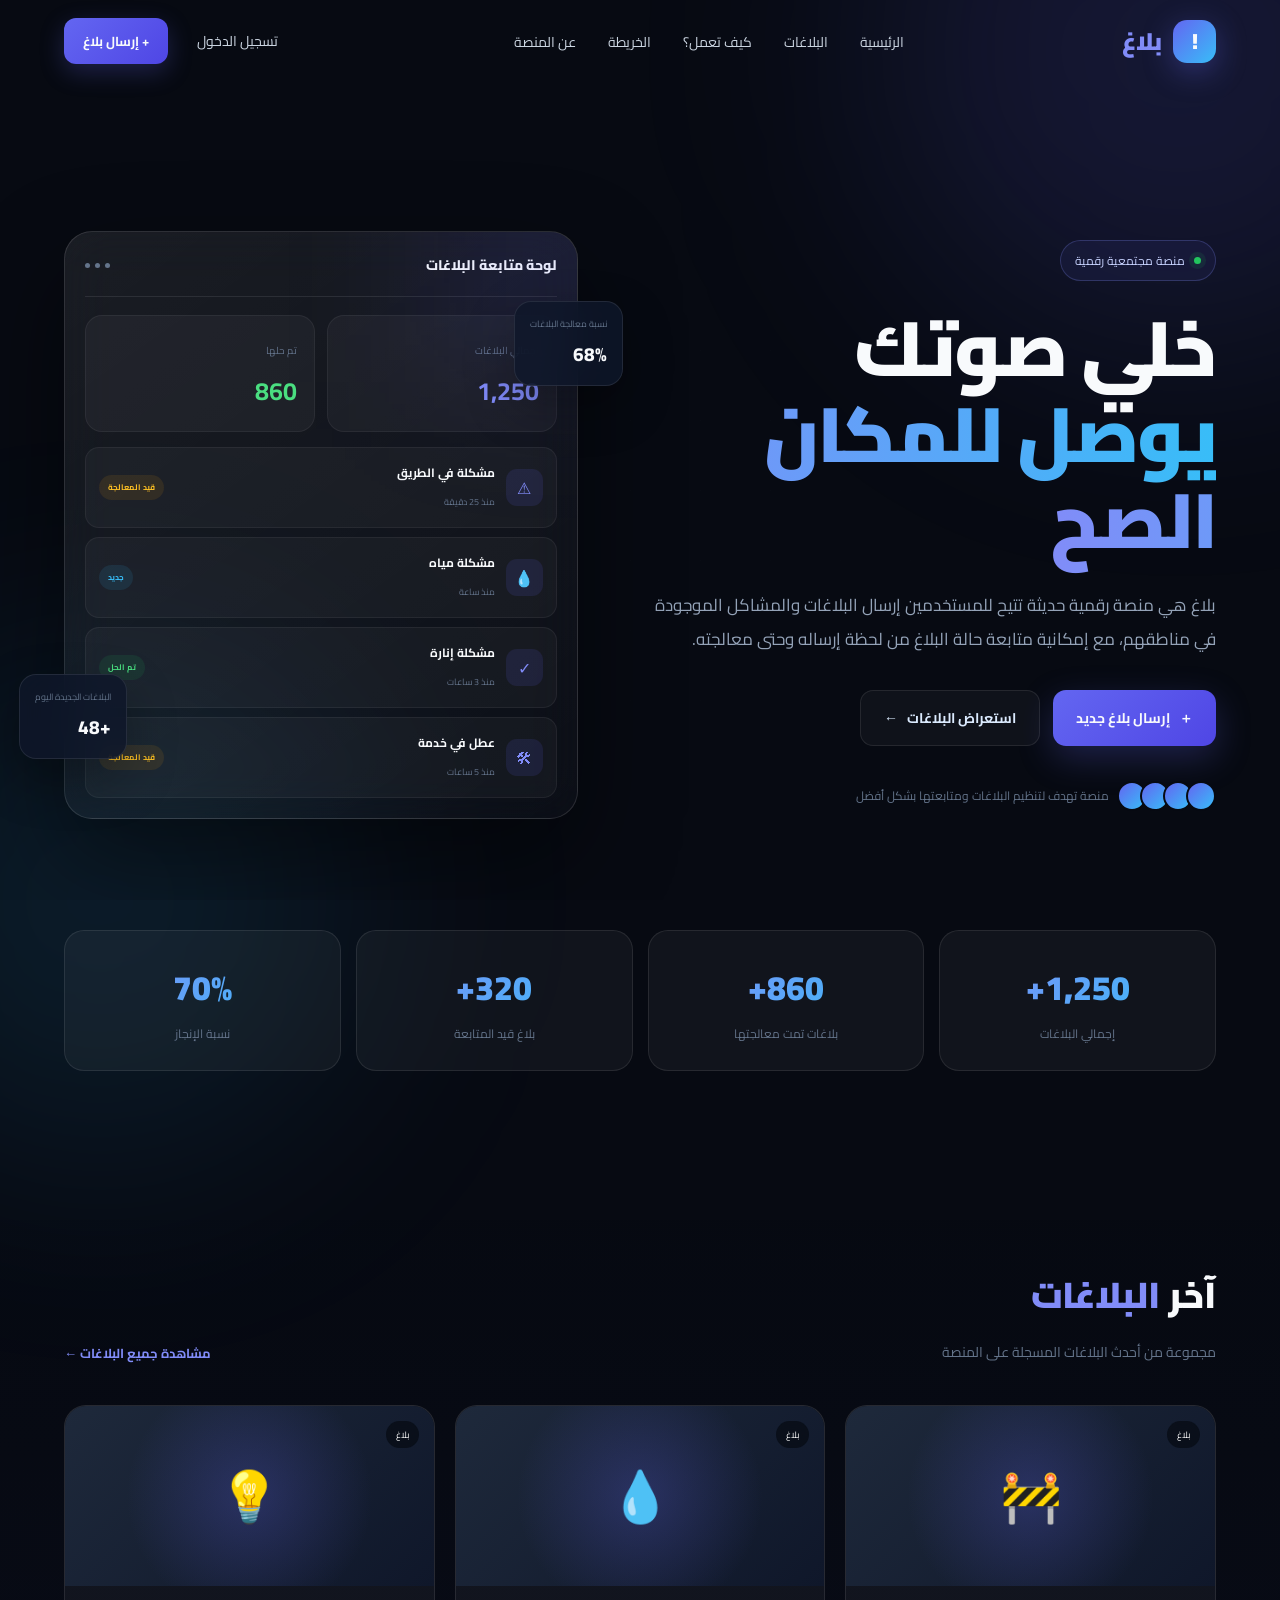
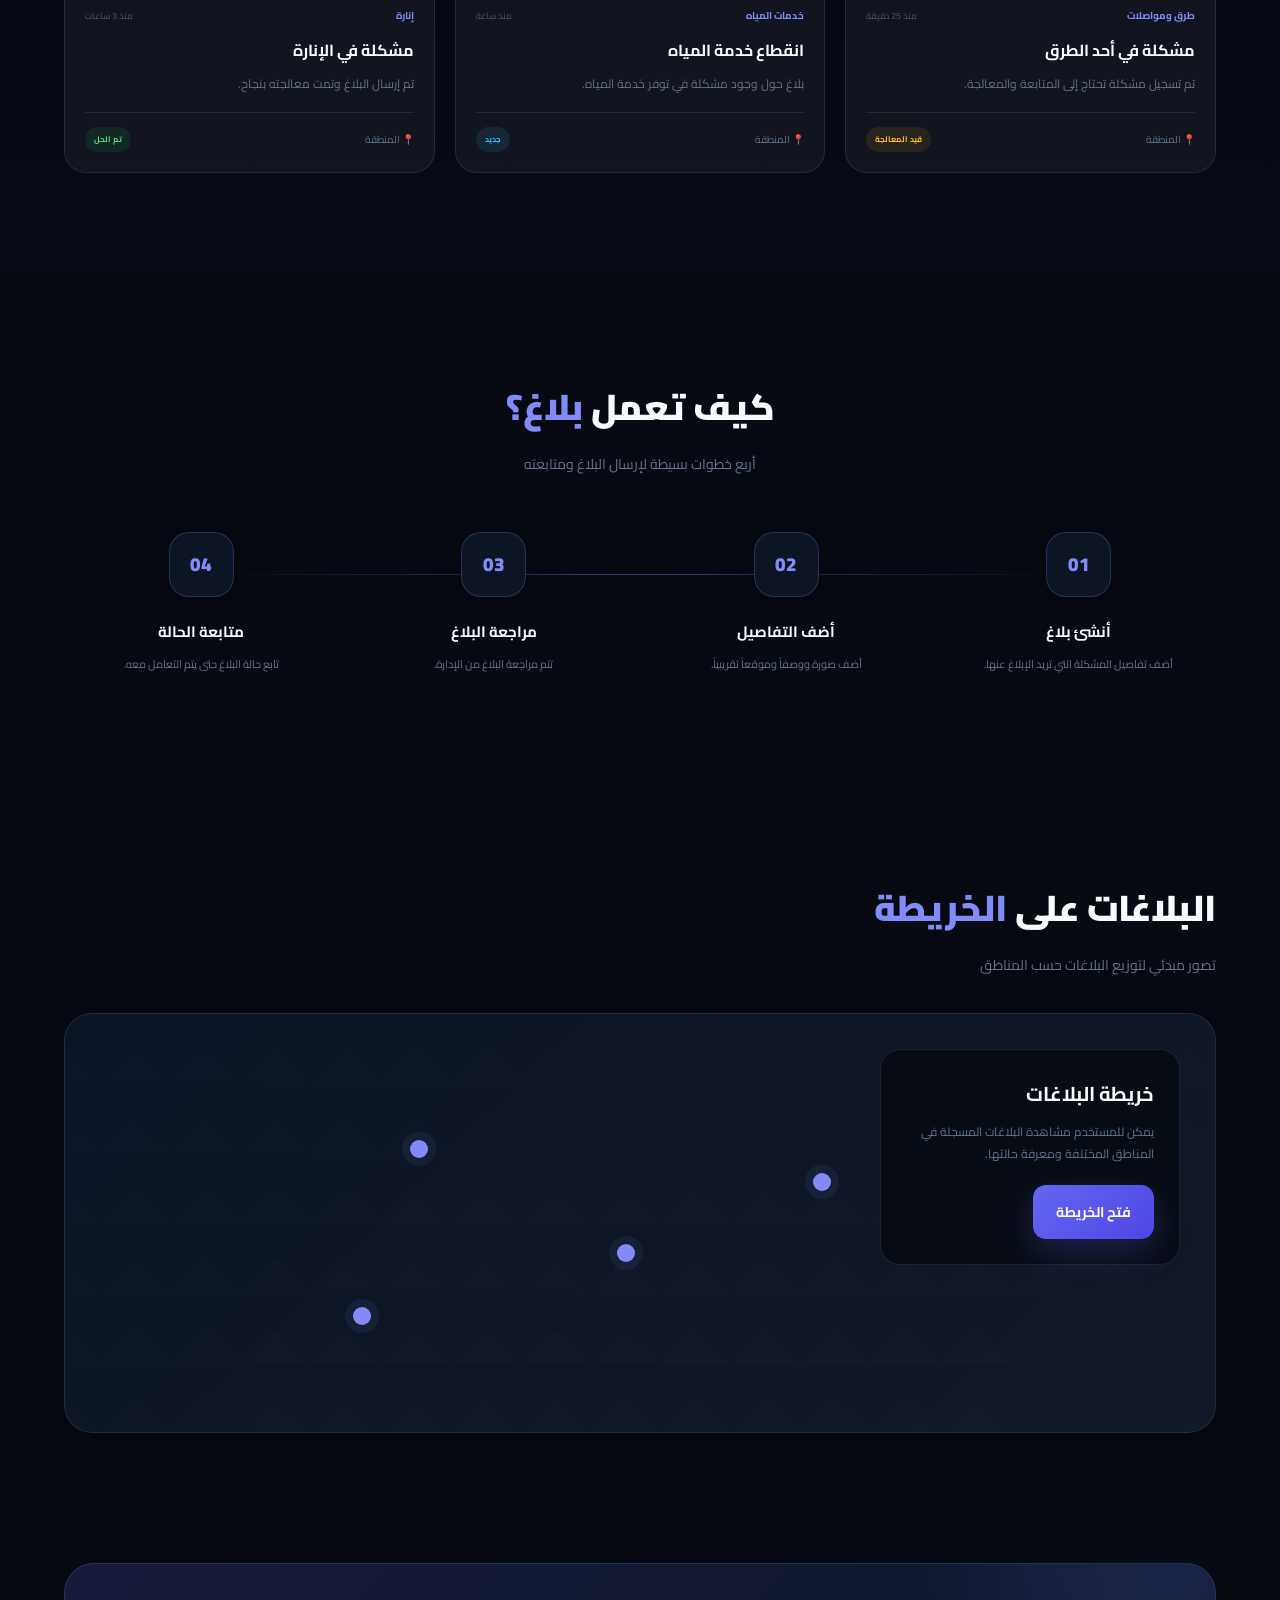
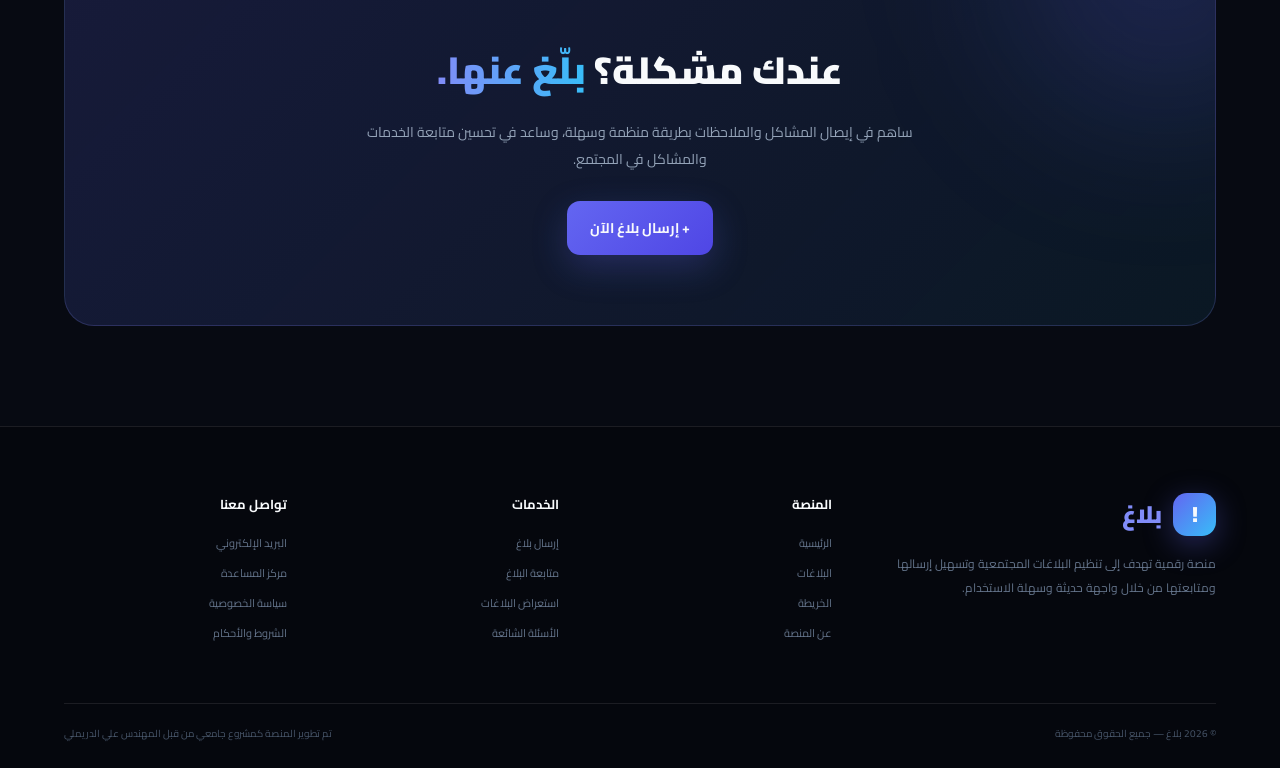
<file: index.html>
<!DOCTYPE html>
<html lang="ar" dir="rtl">

<head>
    
    <meta charset="UTF-8">
    <meta name="viewport" content="width=device-width, initial-scale=1.0">

    <title>بلاغ | منصة البلاغات الذكية</title>

    <meta name="description"
        content="بلاغ - منصة رقمية حديثة لإرسال البلاغات ومتابعتها بطريقة سهلة وسريعة.">

    <link rel="preconnect" href="https://fonts.googleapis.com">
    <link rel="preconnect" href="https://fonts.gstatic.com" crossorigin>

    <link
        href="https://fonts.googleapis.com/css2?family=Cairo:wght@400;500;600;700;800;900&display=swap"
        rel="stylesheet">

        <link rel="stylesheet" href="style.css">
    
</head>


<body>


    <!-- =====================================================
         NAVBAR
    ====================================================== -->

    <header class="navbar" id="navbar">

        <div class="nav-container">

            <a href="#" class="logo">

                <div class="logo-icon">
                    !
                </div>

                <span>بلاغ</span>

            </a>


            <ul class="nav-links">

                <li>
                    <a href="#home">الرئيسية</a>
                </li>

                <li>
                    <a href="#reports">البلاغات</a>
                </li>

                <li>
                    <a href="#how">كيف تعمل؟</a>
                </li>

                <li>
                    <a href="#map">الخريطة</a>
                </li>

                <li>
                    <a href="#about">عن المنصة</a>
                </li>

            </ul>


            <div class="nav-actions">

                <a href="login.html" class="login-btn">
                    تسجيل الدخول
                </a>

                <a href="#" class="nav-report-btn">
                    + إرسال بلاغ
                </a>

                <button class="mobile-menu">
                    ☰
                </button>

            </div>

        </div>

    </header>



    <!-- =====================================================
         HERO
    ====================================================== -->

    <main id="home">

        <section class="hero">

            <div class="hero-grid"></div>


            <div class="hero-container">


                <div class="hero-content">

                    <div class="hero-badge">

                        <span class="live-dot"></span>

                        منصة مجتمعية رقمية

                    </div>


                    <h1>

                        خلي صوتك
                        <br>

                        <span class="gradient-text">
                            يوصل للمكان الصح
                        </span>

                    </h1>


                    <p class="hero-description">

                        بلاغ هي منصة رقمية حديثة تتيح للمستخدمين
                        إرسال البلاغات والمشاكل الموجودة في مناطقهم،
                        مع إمكانية متابعة حالة البلاغ من لحظة إرساله
                        وحتى معالجته.

                    </p>


                    <div class="hero-buttons">

                        <a href="report.html" class="btn btn-primary">

                            <span>＋</span>

                            إرسال بلاغ جديد

                        </a>


                        <a href="#reports" class="btn btn-secondary">

                            استعراض البلاغات

                            <span>←</span>

                        </a>

                    </div>


                    <div class="trust-row">

                        <div class="avatars">

                            <div class="avatar"></div>

                            <div class="avatar"></div>

                            <div class="avatar"></div>

                            <div class="avatar"></div>

                        </div>

                        <span>
                            منصة تهدف لتنظيم البلاغات
                            ومتابعتها بشكل أفضل
                        </span>

                    </div>

                </div>



                <!-- Dashboard -->

                <div class="dashboard-wrapper">


                    <div class="dashboard">


                        <div class="dash-top">

                            <div class="dash-title">
                                لوحة متابعة البلاغات
                            </div>

                            <div class="dash-menu">

                                <span></span>
                                <span></span>
                                <span></span>

                            </div>

                        </div>


                        <div class="dash-stat-grid">

                            <div class="mini-stat">

                                <small>
                                    إجمالي البلاغات
                                </small>

                                <strong class="blue">
                                    1,250
                                </strong>

                            </div>


                            <div class="mini-stat">

                                <small>
                                    تم حلها
                                </small>

                                <strong class="green">
                                    860
                                </strong>

                            </div>

                        </div>


                        <div class="report-list">


                            <div class="report-item">

                                <div class="report-info">

                                    <div class="report-icon">
                                        ⚠
                                    </div>

                                    <div>

                                        <strong>
                                            مشكلة في الطريق
                                        </strong>

                                        <small>
                                            منذ 25 دقيقة
                                        </small>

                                    </div>

                                </div>

                                <span class="status orange">
                                    قيد المعالجة
                                </span>

                            </div>


                            <div class="report-item">

                                <div class="report-info">

                                    <div class="report-icon">
                                        💧
                                    </div>

                                    <div>

                                        <strong>
                                            مشكلة مياه
                                        </strong>

                                        <small>
                                            منذ ساعة
                                        </small>

                                    </div>

                                </div>

                                <span class="status blue">
                                    جديد
                                </span>

                            </div>


                            <div class="report-item">

                                <div class="report-info">

                                    <div class="report-icon">
                                        ✓
                                    </div>

                                    <div>

                                        <strong>
                                            مشكلة إنارة
                                        </strong>

                                        <small>
                                            منذ 3 ساعات
                                        </small>

                                    </div>

                                </div>

                                <span class="status green">
                                    تم الحل
                                </span>

                            </div>


                            <div class="report-item">

                                <div class="report-info">

                                    <div class="report-icon">
                                        🛠
                                    </div>

                                    <div>

                                        <strong>
                                            عطل في خدمة
                                        </strong>

                                        <small>
                                            منذ 5 ساعات
                                        </small>

                                    </div>

                                </div>

                                <span class="status orange">
                                    قيد المعالجة
                                </span>

                            </div>


                        </div>

                    </div>


                    <div class="floating-card one">

                        <div class="floating-title">
                            نسبة معالجة البلاغات
                        </div>

                        <div class="floating-number">
                            68%
                        </div>

                    </div>


                    <div class="floating-card two">

                        <div class="floating-title">
                            البلاغات الجديدة اليوم
                        </div>

                        <div class="floating-number">
                            +48
                        </div>

                    </div>


                </div>

            </div>

        </section>



        <!-- =====================================================
             STATISTICS
        ====================================================== -->

        <section class="stats-section">

            <div class="container">

                <div class="stats-grid">


                    <div class="stat-card">

                        <div class="stat-number">
                            1,250+
                        </div>

                        <div class="stat-label">
                            إجمالي البلاغات
                        </div>

                    </div>


                    <div class="stat-card">

                        <div class="stat-number">
                            860+
                        </div>

                        <div class="stat-label">
                            بلاغات تمت معالجتها
                        </div>

                    </div>


                    <div class="stat-card">

                        <div class="stat-number">
                            320+
                        </div>

                        <div class="stat-label">
                            بلاغ قيد المتابعة
                        </div>

                    </div>


                    <div class="stat-card">

                        <div class="stat-number">
                            70%
                        </div>

                        <div class="stat-label">
                            نسبة الإنجاز
                        </div>

                    </div>


                </div>

            </div>

        </section>



        <!-- =====================================================
             REPORTS
        ====================================================== -->

        <section class="section reports-section" id="reports">

            <div class="container">


                <div class="section-header">

                    <div class="section-title">

                        <h2>
                            آخر <span>البلاغات</span>
                        </h2>

                        <p>
                            مجموعة من أحدث البلاغات المسجلة على المنصة
                        </p>

                    </div>

                    <a href="#" class="view-all">
                        مشاهدة جميع البلاغات ←
                    </a>

                </div>



                <div class="reports-grid">


                    <article class="report-card">

                        <div class="report-image">

                            <div class="image-pattern">
                                🚧
                            </div>

                        </div>

                        <div class="report-content">

                            <div class="report-meta">

                                <span class="category">
                                    طرق ومواصلات
                                </span>

                                <span class="time">
                                    منذ 25 دقيقة
                                </span>

                            </div>

                            <h3>
                                مشكلة في أحد الطرق
                            </h3>

                            <p>
                                تم تسجيل مشكلة تحتاج إلى
                                المتابعة والمعالجة.
                            </p>

                            <div class="report-bottom">

                                <span class="location">
                                    📍 المنطقة
                                </span>

                                <span class="status orange">
                                    قيد المعالجة
                                </span>

                            </div>

                        </div>

                    </article>



                    <article class="report-card">

                        <div class="report-image">

                            <div class="image-pattern">
                                💧
                            </div>

                        </div>

                        <div class="report-content">

                            <div class="report-meta">

                                <span class="category">
                                    خدمات المياه
                                </span>

                                <span class="time">
                                    منذ ساعة
                                </span>

                            </div>

                            <h3>
                                انقطاع خدمة المياه
                            </h3>

                            <p>
                                بلاغ حول وجود مشكلة في
                                توفر خدمة المياه.
                            </p>

                            <div class="report-bottom">

                                <span class="location">
                                    📍 المنطقة
                                </span>

                                <span class="status blue">
                                    جديد
                                </span>

                            </div>

                        </div>

                    </article>



                    <article class="report-card">

                        <div class="report-image">

                            <div class="image-pattern">
                                💡
                            </div>

                        </div>

                        <div class="report-content">

                            <div class="report-meta">

                                <span class="category">
                                    إنارة
                                </span>

                                <span class="time">
                                    منذ 3 ساعات
                                </span>

                            </div>

                            <h3>
                                مشكلة في الإنارة
                            </h3>

                            <p>
                                تم إرسال البلاغ وتمت
                                معالجته بنجاح.
                            </p>

                            <div class="report-bottom">

                                <span class="location">
                                    📍 المنطقة
                                </span>

                                <span class="status green">
                                    تم الحل
                                </span>

                            </div>

                        </div>

                    </article>


                </div>

            </div>

        </section>



        <!-- =====================================================
             HOW IT WORKS
        ====================================================== -->

        <section class="section how-section" id="how">

            <div class="container">


                <div class="section-title"
                    style="text-align:center;margin-bottom:55px;">

                    <h2>
                        كيف تعمل <span>بلاغ؟</span>
                    </h2>

                    <p>
                        أربع خطوات بسيطة لإرسال البلاغ ومتابعته
                    </p>

                </div>


                <div class="steps">


                    <div class="step">

                        <div class="step-number">
                            01
                        </div>

                        <h3>
                            أنشئ بلاغ
                        </h3>

                        <p>
                            أضف تفاصيل المشكلة
                            التي تريد الإبلاغ عنها.
                        </p>

                    </div>


                    <div class="step">

                        <div class="step-number">
                            02
                        </div>

                        <h3>
                            أضف التفاصيل
                        </h3>

                        <p>
                            أضف صورة ووصفاً
                            وموقعاً تقريبياً.
                        </p>

                    </div>


                    <div class="step">

                        <div class="step-number">
                            03
                        </div>

                        <h3>
                            مراجعة البلاغ
                        </h3>

                        <p>
                            تتم مراجعة البلاغ
                            من الإدارة.
                        </p>

                    </div>


                    <div class="step">

                        <div class="step-number">
                            04
                        </div>

                        <h3>
                            متابعة الحالة
                        </h3>

                        <p>
                            تابع حالة البلاغ
                            حتى يتم التعامل معه.
                        </p>

                    </div>


                </div>

            </div>

        </section>



        <!-- =====================================================
             MAP
        ====================================================== -->

        <section class="map-section" id="map">

            <div class="container">


                <div class="section-title"
                    style="margin-bottom:35px;">

                    <h2>
                        البلاغات على <span>الخريطة</span>
                    </h2>

                    <p>
                        تصور مبدئي لتوزيع البلاغات حسب المناطق
                    </p>

                </div>


                <div class="map-container">

                    <div class="map-grid"></div>


                    <div class="map-pin pin-1"></div>

                    <div class="map-pin pin-2"></div>

                    <div class="map-pin pin-3"></div>

                    <div class="map-pin pin-4"></div>


                    <div class="map-info">

                        <h3>
                            خريطة البلاغات
                        </h3>

                        <p>
                            يمكن للمستخدم مشاهدة البلاغات
                            المسجلة في المناطق المختلفة
                            ومعرفة حالتها.
                        </p>

                        <a href="#" class="btn btn-primary">
                            فتح الخريطة
                        </a>

                    </div>

                </div>

            </div>

        </section>



        <!-- =====================================================
             CTA
        ====================================================== -->

        <section class="cta-section">

            <div class="container">

                <div class="cta">

                    <h2>
                        عندك مشكلة؟
                        <span class="gradient-text">
                            بلّغ عنها.
                        </span>
                    </h2>

                    <p>
                        ساهم في إيصال المشاكل والملاحظات
                        بطريقة منظمة وسهلة، وساعد في تحسين
                        متابعة الخدمات والمشاكل في المجتمع.
                    </p>

                    <a href="#" class="btn btn-primary">
                        + إرسال بلاغ الآن
                    </a>

                </div>

            </div>

        </section>


    </main>



    <!-- =====================================================
         FOOTER
    ====================================================== -->

    <footer id="about">

        <div class="container">


            <div class="footer-grid">


                <div class="footer-brand">

                    <a href="#" class="logo">

                        <div class="logo-icon">
                            !
                        </div>

                        <span>بلاغ</span>

                    </a>

                    <p>
                        منصة رقمية تهدف إلى تنظيم البلاغات
                        المجتمعية وتسهيل إرسالها ومتابعتها
                        من خلال واجهة حديثة وسهلة الاستخدام.
                    </p>

                </div>


                <div class="footer-column">

                    <h4>
                        المنصة
                    </h4>

                    <a href="#">
                        الرئيسية
                    </a>

                    <a href="#">
                        البلاغات
                    </a>

                    <a href="#">
                        الخريطة
                    </a>

                    <a href="#">
                        عن المنصة
                    </a>

                </div>


                <div class="footer-column">

                    <h4>
                        الخدمات
                    </h4>

                    <a href="#">
                        إرسال بلاغ
                    </a>

                    <a href="#">
                        متابعة البلاغ
                    </a>

                    <a href="reports.html">
                        استعراض البلاغات
                    </a>

                    <a href="#">
                        الأسئلة الشائعة
                    </a>

                </div>


                <div class="footer-column">

                    <h4>
                        تواصل معنا
                    </h4>

                    <a href="aalderaimli@smail.ucas.edu.ps">
                        البريد الإلكتروني
                    </a>

                    <a href="#">
                        مركز المساعدة
                    </a>

                    <a href="#">
                        سياسة الخصوصية
                    </a>

                    <a href="#">
                        الشروط والأحكام
                    </a>

                </div>


            </div>


            <div class="footer-bottom">

                <span>
                    © 2026 بلاغ — جميع الحقوق محفوظة
                </span>

                <span>
                    تم تطوير المنصة كمشروع جامعي من قبل المهندس علي الدريملي
                </span>

            </div>


        </div>

    </footer>



    <!-- =====================================================
         JAVASCRIPT
    ====================================================== -->

    <script src="script.js"></script>
</body>

</html>
</file>
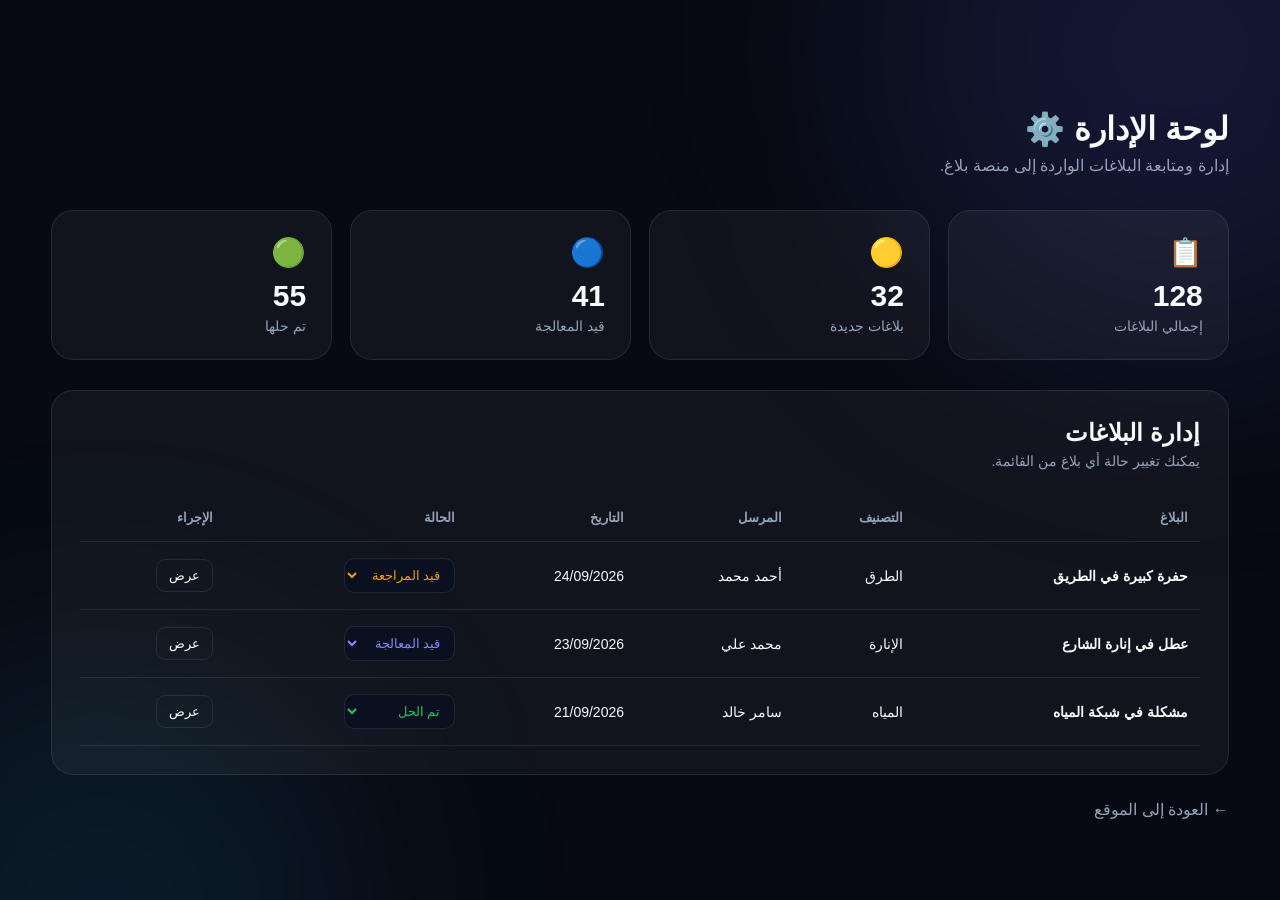
<file: admin.html>
<!DOCTYPE html>
<html lang="ar" dir="rtl">

<head>
    <meta charset="UTF-8">
    <meta name="viewport" content="width=device-width, initial-scale=1.0">

    <title>لوحة الإدارة | بلاغ</title>

    <link rel="stylesheet" href="style.css">

    <style>
        .admin-page {
            min-height: 100vh;
            padding: 110px 0 60px;
        }

        .admin-container {
            width: min(1200px, 92%);
            margin: auto;
        }

        .admin-header {
            margin-bottom: 35px;
        }

        .admin-header h1 {
            font-size: 32px;
            margin-bottom: 8px;
        }

        .admin-header p {
            color: var(--muted);
        }

        .admin-stats {
            display: grid;
            grid-template-columns: repeat(4, 1fr);
            gap: 18px;
            margin-bottom: 30px;
        }

        .admin-stat {
            padding: 25px;
            background: var(--card);
            border: 1px solid var(--border);
            border-radius: var(--radius);
        }

        .admin-stat span {
            font-size: 28px;
        }

        .admin-stat h2 {
            font-size: 30px;
            margin: 10px 0 5px;
        }

        .admin-stat p {
            color: var(--muted);
            font-size: 14px;
        }

        .admin-panel {
            padding: 28px;
            background: var(--card);
            border: 1px solid var(--border);
            border-radius: var(--radius);
            overflow-x: auto;
        }

        .panel-title {
            margin-bottom: 25px;
        }

        .panel-title h2 {
            margin-bottom: 6px;
        }

        .panel-title p {
            color: var(--muted);
            font-size: 14px;
        }

        .reports-table {
            width: 100%;
            border-collapse: collapse;
            min-width: 800px;
        }

        .reports-table th,
        .reports-table td {
            padding: 16px 12px;
            text-align: right;
            border-bottom: 1px solid var(--border);
        }

        .reports-table th {
            color: var(--muted);
            font-size: 13px;
        }

        .reports-table td {
            font-size: 14px;
        }

        .report-title {
            font-weight: bold;
        }

        .status-select {
            padding: 8px 10px;
            border-radius: 10px;
            border: 1px solid var(--border);
            background: #0b1020;
            color: white;
            font-family: inherit;
            outline: none;
        }

        .status-select.pending {
            color: var(--orange);
        }

        .status-select.progress {
            color: var(--primary-light);
        }

        .status-select.done {
            color: var(--green);
        }

        .admin-actions {
            display: flex;
            gap: 10px;
        }

        .view-btn {
            border: 1px solid var(--border);
            background: transparent;
            color: white;
            padding: 8px 12px;
            border-radius: 9px;
            cursor: pointer;
            font-family: inherit;
        }

        .view-btn:hover {
            border-color: var(--primary);
        }

        .admin-footer {
            margin-top: 25px;
        }

        .admin-footer a {
            color: var(--muted);
        }

        @media (max-width: 850px) {
            .admin-stats {
                grid-template-columns: repeat(2, 1fr);
            }
        }

        @media (max-width: 550px) {
            .admin-stats {
                grid-template-columns: 1fr;
            }

            .admin-header h1 {
                font-size: 27px;
            }
        }
    </style>
</head>

<body>

    <main class="admin-page">

        <div class="admin-container">

            <header class="admin-header">

                <h1>
                    لوحة الإدارة ⚙️
                </h1>

                <p>
                    إدارة ومتابعة البلاغات الواردة إلى منصة بلاغ.
                </p>

            </header>


            <section class="admin-stats">

                <div class="admin-stat">

                    <span>📋</span>

                    <h2>128</h2>

                    <p>
                        إجمالي البلاغات
                    </p>

                </div>


                <div class="admin-stat">

                    <span>🟡</span>

                    <h2>32</h2>

                    <p>
                        بلاغات جديدة
                    </p>

                </div>


                <div class="admin-stat">

                    <span>🔵</span>

                    <h2>41</h2>

                    <p>
                        قيد المعالجة
                    </p>

                </div>


                <div class="admin-stat">

                    <span>🟢</span>

                    <h2>55</h2>

                    <p>
                        تم حلها
                    </p>

                </div>

            </section>


            <section class="admin-panel">

                <div class="panel-title">

                    <h2>
                        إدارة البلاغات
                    </h2>

                    <p>
                        يمكنك تغيير حالة أي بلاغ من القائمة.
                    </p>

                </div>


                <table class="reports-table">

                    <thead>

                        <tr>

                            <th>
                                البلاغ
                            </th>

                            <th>
                                التصنيف
                            </th>

                            <th>
                                المرسل
                            </th>

                            <th>
                                التاريخ
                            </th>

                            <th>
                                الحالة
                            </th>

                            <th>
                                الإجراء
                            </th>

                        </tr>

                    </thead>


                    <tbody>

                        <tr>

                            <td class="report-title">
                                حفرة كبيرة في الطريق
                            </td>

                            <td>
                                الطرق
                            </td>

                            <td>
                                أحمد محمد
                            </td>

                            <td>
                                24/09/2026
                            </td>

                            <td>

                                <select
                                    class="status-select pending"
                                    onchange="changeStatus(this)"
                                >

                                    <option value="pending">
                                        قيد المراجعة
                                    </option>

                                    <option value="progress">
                                        قيد المعالجة
                                    </option>

                                    <option value="done">
                                        تم الحل
                                    </option>

                                </select>

                            </td>

                            <td>

                                <button
                                    class="view-btn"
                                    onclick="viewReport('حفرة كبيرة في الطريق')"
                                >
                                    عرض
                                </button>

                            </td>

                        </tr>


                        <tr>

                            <td class="report-title">
                                عطل في إنارة الشارع
                            </td>

                            <td>
                                الإنارة
                            </td>

                            <td>
                                محمد علي
                            </td>

                            <td>
                                23/09/2026
                            </td>

                            <td>

                                <select
                                    class="status-select progress"
                                    onchange="changeStatus(this)"
                                >

                                    <option value="progress">
                                        قيد المعالجة
                                    </option>

                                    <option value="pending">
                                        قيد المراجعة
                                    </option>

                                    <option value="done">
                                        تم الحل
                                    </option>

                                </select>

                            </td>

                            <td>

                                <button
                                    class="view-btn"
                                    onclick="viewReport('عطل في إنارة الشارع')"
                                >
                                    عرض
                                </button>

                            </td>

                        </tr>


                        <tr>

                            <td class="report-title">
                                مشكلة في شبكة المياه
                            </td>

                            <td>
                                المياه
                            </td>

                            <td>
                                سامر خالد
                            </td>

                            <td>
                                21/09/2026
                            </td>

                            <td>

                                <select
                                    class="status-select done"
                                    onchange="changeStatus(this)"
                                >

                                    <option value="done">
                                        تم الحل
                                    </option>

                                    <option value="progress">
                                        قيد المعالجة
                                    </option>

                                    <option value="pending">
                                        قيد المراجعة
                                    </option>

                                </select>

                            </td>

                            <td>

                                <button
                                    class="view-btn"
                                    onclick="viewReport('مشكلة في شبكة المياه')"
                                >
                                    عرض
                                </button>

                            </td>

                        </tr>

                    </tbody>

                </table>

            </section>


            <div class="admin-footer">

                <a href="index.html">
                    ← العودة إلى الموقع
                </a>

            </div>

        </div>

    </main>


    <script>

        function changeStatus(select) {

            select.classList.remove(
                "pending",
                "progress",
                "done"
            );

            select.classList.add(
                select.value
            );

            let message = "";

            if (select.value === "pending") {
                message = "تم تغيير الحالة إلى قيد المراجعة";
            }

            if (select.value === "progress") {
                message = "تم تغيير الحالة إلى قيد المعالجة";
            }

            if (select.value === "done") {
                message = "تم تغيير الحالة إلى تم الحل";
            }

            alert(message + " ✅");
        }


        function viewReport(title) {

            alert(
                "تفاصيل البلاغ:\n\n" +
                title
            );

        }

    </script>

</body>

</html>
</file>
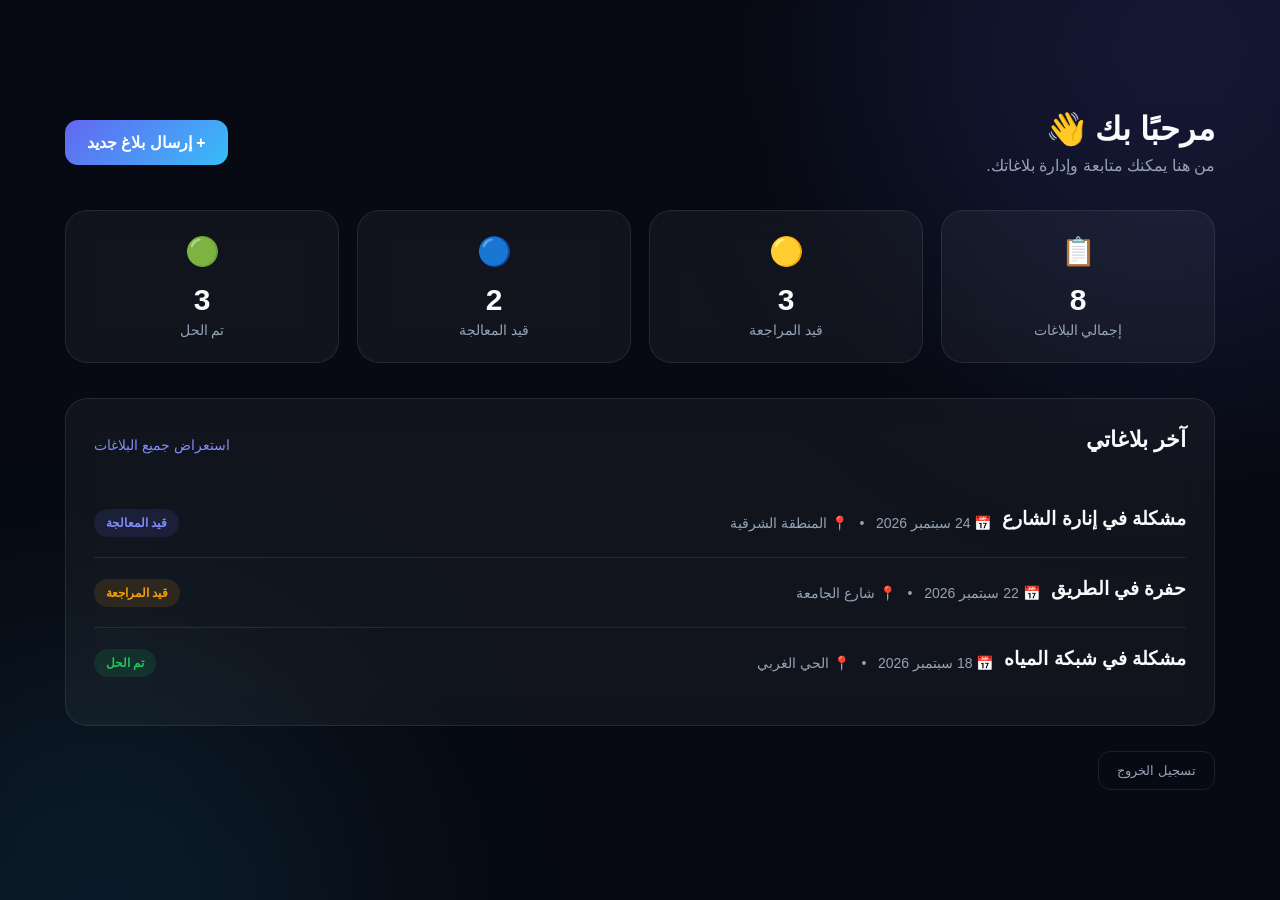
<file: dashboard.html>
<!DOCTYPE html>
<html lang="ar" dir="rtl">

<head>
    <meta charset="UTF-8">
    <meta name="viewport" content="width=device-width, initial-scale=1.0">

    <title>لوحة التحكم | بلاغ</title>

    <link rel="stylesheet" href="style.css">

    <style>
        .dashboard-page {
            min-height: 100vh;
            padding: 110px 0 60px;
        }

        .dashboard-container {
            width: min(1150px, 92%);
            margin: auto;
        }

        .dashboard-header {
            display: flex;
            justify-content: space-between;
            align-items: center;
            gap: 20px;
            margin-bottom: 35px;
        }

        .dashboard-header h1 {
            font-size: 32px;
            margin-bottom: 8px;
        }

        .dashboard-header p {
            color: var(--muted);
        }

        .new-report-btn {
            display: inline-block;
            padding: 13px 22px;
            border-radius: 13px;
            background: linear-gradient(
                135deg,
                var(--primary),
                var(--cyan)
            );
            color: white;
            font-weight: bold;
        }

        .stats-grid {
            display: grid;
            grid-template-columns: repeat(4, 1fr);
            gap: 18px;
            margin-bottom: 35px;
        }

        .stat-card {
            padding: 24px;
            background: var(--card);
            border: 1px solid var(--border);
            border-radius: var(--radius);
            backdrop-filter: blur(18px);
        }

        .stat-icon {
            font-size: 28px;
            margin-bottom: 15px;
        }

        .stat-card h3 {
            font-size: 30px;
            margin-bottom: 5px;
        }

        .stat-card p {
            color: var(--muted);
            font-size: 14px;
        }

        .dashboard-section {
            background: var(--card);
            border: 1px solid var(--border);
            border-radius: var(--radius);
            padding: 28px;
            backdrop-filter: blur(18px);
        }

        .section-title {
            display: flex;
            justify-content: space-between;
            align-items: center;
            margin-bottom: 25px;
        }

        .section-title h2 {
            font-size: 22px;
        }

        .section-title a {
            color: var(--primary-light);
            font-size: 14px;
        }

        .user-report {
            display: flex;
            justify-content: space-between;
            align-items: center;
            gap: 20px;
            padding: 20px 0;
            border-bottom: 1px solid var(--border);
        }

        .user-report:last-child {
            border-bottom: none;
        }

        .report-info h3 {
            margin-bottom: 7px;
        }

        .report-info p {
            color: var(--muted);
            font-size: 14px;
        }

        .dashboard-status {
            white-space: nowrap;
            padding: 7px 12px;
            border-radius: 20px;
            font-size: 12px;
            font-weight: bold;
        }

        .dashboard-status.pending {
            background: rgba(245, 158, 11, 0.12);
            color: var(--orange);
        }

        .dashboard-status.progress {
            background: rgba(99, 102, 241, 0.12);
            color: var(--primary-light);
        }

        .dashboard-status.done {
            background: rgba(34, 197, 94, 0.12);
            color: var(--green);
        }

        .logout-btn {
            margin-top: 25px;
            background: transparent;
            border: 1px solid var(--border);
            color: var(--muted);
            padding: 11px 18px;
            border-radius: 12px;
            cursor: pointer;
            font-family: inherit;
        }

        .logout-btn:hover {
            color: white;
            border-color: var(--primary);
        }

        @media (max-width: 850px) {
            .stats-grid {
                grid-template-columns: repeat(2, 1fr);
            }

            .dashboard-header {
                flex-direction: column;
                align-items: flex-start;
            }
        }

        @media (max-width: 550px) {
            .stats-grid {
                grid-template-columns: 1fr;
            }

            .dashboard-header h1 {
                font-size: 26px;
            }

            .user-report {
                align-items: flex-start;
                flex-direction: column;
            }
        }
    </style>
</head>

<body>

    <main class="dashboard-page">

        <div class="dashboard-container">

            <header class="dashboard-header">

                <div>
                    <h1>مرحبًا بك 👋</h1>

                    <p>
                        من هنا يمكنك متابعة وإدارة بلاغاتك.
                    </p>
                </div>

                <a
                    href="report.html"
                    class="new-report-btn"
                >
                    + إرسال بلاغ جديد
                </a>

            </header>


            <section class="stats-grid">

                <div class="stat-card">

                    <div class="stat-icon">📋</div>

                    <h3>8</h3>

                    <p>
                        إجمالي البلاغات
                    </p>

                </div>


                <div class="stat-card">

                    <div class="stat-icon">🟡</div>

                    <h3>3</h3>

                    <p>
                        قيد المراجعة
                    </p>

                </div>


                <div class="stat-card">

                    <div class="stat-icon">🔵</div>

                    <h3>2</h3>

                    <p>
                        قيد المعالجة
                    </p>

                </div>


                <div class="stat-card">

                    <div class="stat-icon">🟢</div>

                    <h3>3</h3>

                    <p>
                        تم الحل
                    </p>

                </div>

            </section>


            <section class="dashboard-section">

                <div class="section-title">

                    <h2>
                        آخر بلاغاتي
                    </h2>

                    <a href="reports.html">
                        استعراض جميع البلاغات
                    </a>

                </div>


                <div class="user-report">

                    <div class="report-info">

                        <h3>
                            مشكلة في إنارة الشارع
                        </h3>

                        <p>
                            📅 24 سبتمبر 2026
                            &nbsp; • &nbsp;
                            📍 المنطقة الشرقية
                        </p>

                    </div>

                    <span class="dashboard-status progress">
                        قيد المعالجة
                    </span>

                </div>


                <div class="user-report">

                    <div class="report-info">

                        <h3>
                            حفرة في الطريق
                        </h3>

                        <p>
                            📅 22 سبتمبر 2026
                            &nbsp; • &nbsp;
                            📍 شارع الجامعة
                        </p>

                    </div>

                    <span class="dashboard-status pending">
                        قيد المراجعة
                    </span>

                </div>


                <div class="user-report">

                    <div class="report-info">

                        <h3>
                            مشكلة في شبكة المياه
                        </h3>

                        <p>
                            📅 18 سبتمبر 2026
                            &nbsp; • &nbsp;
                            📍 الحي الغربي
                        </p>

                    </div>

                    <span class="dashboard-status done">
                        تم الحل
                    </span>

                </div>

            </section>


            <button
                class="logout-btn"
                onclick="logout()"
            >
                تسجيل الخروج
            </button>

        </div>

    </main>


    <script>

        function logout() {

            alert("تم تسجيل الخروج بنجاح");

            window.location.href = "index.html";

        }

    </script>

</body>

</html>
</file>
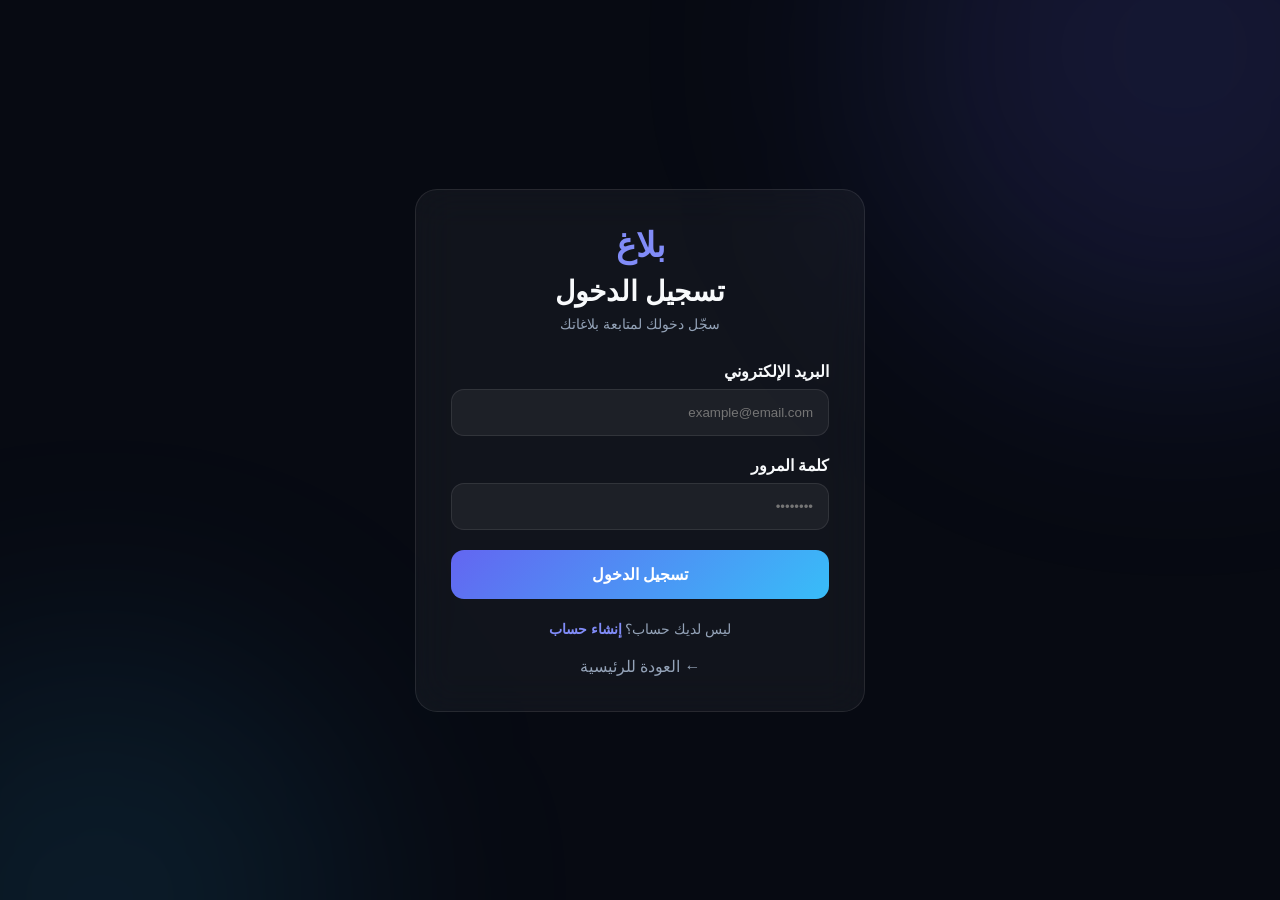
<file: login.html>
<!DOCTYPE html>
<html lang="ar" dir="rtl">
<head>
    <meta charset="UTF-8">
    <meta name="viewport" content="width=device-width, initial-scale=1.0">

    <title>تسجيل الدخول | بلاغ</title>

    <link rel="stylesheet" href="style.css">

    <style>
        .auth-page {
            min-height: 100vh;
            display: flex;
            align-items: center;
            justify-content: center;
            padding: 40px 20px;
        }

        .auth-box {
            width: min(450px, 100%);
            padding: 35px;
            background: var(--card);
            border: 1px solid var(--border);
            border-radius: var(--radius);
            backdrop-filter: blur(20px);
        }

        .auth-logo {
            text-align: center;
            font-size: 34px;
            font-weight: 900;
            color: var(--primary-light);
            margin-bottom: 10px;
        }

        .auth-title {
            text-align: center;
            margin-bottom: 30px;
        }

        .auth-title h1 {
            font-size: 28px;
            margin-bottom: 8px;
        }

        .auth-title p {
            color: var(--muted);
            font-size: 14px;
        }

        .auth-group {
            margin-bottom: 20px;
        }

        .auth-group label {
            display: block;
            margin-bottom: 8px;
            font-weight: bold;
        }

        .auth-group input {
            width: 100%;
            padding: 15px;
            border-radius: 13px;
            border: 1px solid var(--border);
            background: rgba(255,255,255,0.05);
            color: white;
            outline: none;
            font-family: inherit;
        }

        .auth-group input:focus {
            border-color: var(--primary);
        }

        .auth-button {
            width: 100%;
            border: none;
            padding: 15px;
            border-radius: 13px;
            background: linear-gradient(
                135deg,
                var(--primary),
                var(--cyan)
            );
            color: white;
            font-family: inherit;
            font-size: 16px;
            font-weight: bold;
            cursor: pointer;
        }

        .auth-footer {
            text-align: center;
            margin-top: 22px;
            color: var(--muted);
            font-size: 14px;
        }

        .auth-footer a {
            color: var(--primary-light);
            font-weight: bold;
        }

        .home-link {
            display: block;
            text-align: center;
            margin-top: 20px;
            color: var(--muted);
        }
    </style>
</head>

<body>

    <main class="auth-page">

        <form class="auth-box" id="loginForm">

            <div class="auth-logo">
                بلاغ
            </div>

            <div class="auth-title">
                <h1>تسجيل الدخول</h1>

                <p>
                    سجّل دخولك لمتابعة بلاغاتك
                </p>
            </div>

            <div class="auth-group">

                <label for="email">
                    البريد الإلكتروني
                </label>

                <input
                    type="email"
                    id="email"
                    placeholder="example@email.com"
                    required
                >

            </div>

            <div class="auth-group">

                <label for="password">
                    كلمة المرور
                </label>

                <input
                    type="password"
                    id="password"
                    placeholder="••••••••"
                    required
                >

            </div>

            <button
                type="submit"
                class="auth-button"
            >
                تسجيل الدخول
            </button>

            <div class="auth-footer">

                ليس لديك حساب؟

                <a href="register.html">
                    إنشاء حساب
                </a>

            </div>

            <a href="index.html" class="home-link">
                ← العودة للرئيسية
            </a>

        </form>

    </main>

    <script>
        document
            .getElementById("loginForm")
            .addEventListener("submit", function(event) {

                event.preventDefault();

                alert("تم تسجيل الدخول بنجاح ✅");
                window.location.href = "dashboard.html";

            });
    </script>

</body>
</html>
</file>
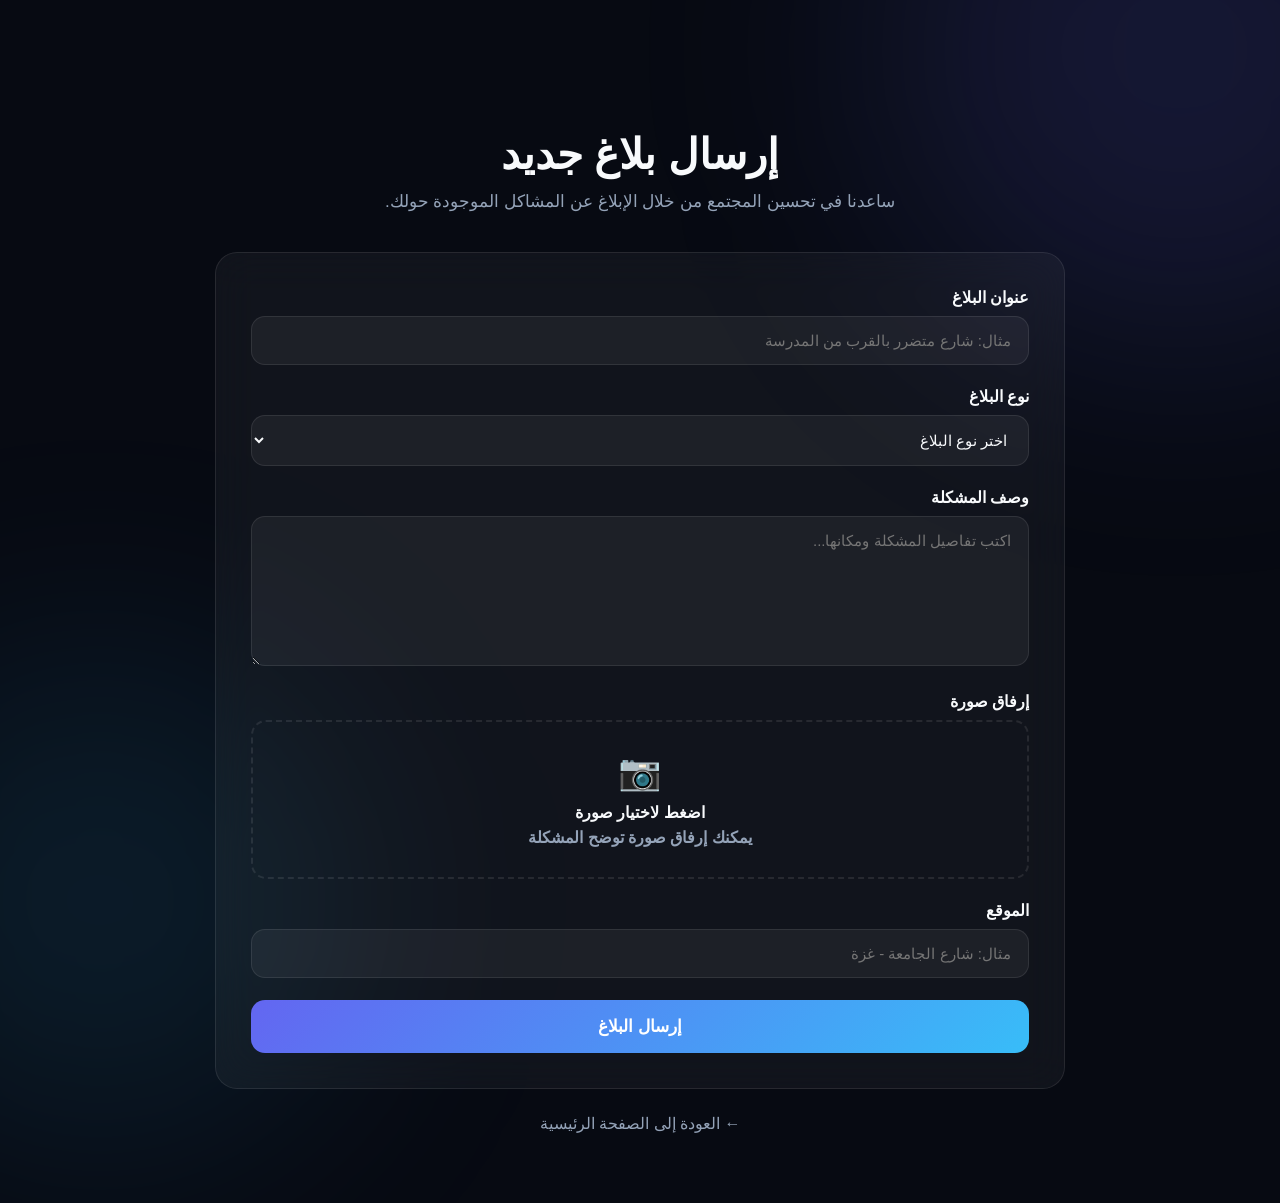
<file: report.html>
<!DOCTYPE html>
<html lang="ar" dir="rtl">
<head>
    <meta charset="UTF-8">
    <meta name="viewport" content="width=device-width, initial-scale=1.0">

    <title>إرسال بلاغ | بلاغ</title>

    <link rel="stylesheet" href="style.css">

    <style>
        .report-page {
            min-height: 100vh;
            padding: 130px 0 70px;
        }

        .report-header {
            text-align: center;
            margin-bottom: 40px;
        }

        .report-header h1 {
            font-size: 42px;
            margin-bottom: 12px;
        }

        .report-header p {
            color: var(--muted);
            font-size: 17px;
        }

        .report-box {
            width: min(850px, 92%);
            margin: auto;
            padding: 35px;
            background: var(--card);
            border: 1px solid var(--border);
            border-radius: var(--radius);
            backdrop-filter: blur(20px);
        }

        .form-group {
            margin-bottom: 22px;
        }

        .form-group label {
            display: block;
            margin-bottom: 9px;
            font-weight: 700;
        }

        .form-group input,
        .form-group select,
        .form-group textarea {
            width: 100%;
            padding: 15px 17px;
            border-radius: 14px;
            border: 1px solid var(--border);
            background: rgba(255,255,255,0.05);
            color: var(--text);
            outline: none;
            font-family: inherit;
            font-size: 15px;
            transition: 0.3s;
        }

        .form-group input:focus,
        .form-group select:focus,
        .form-group textarea:focus {
            border-color: var(--primary);
            box-shadow: 0 0 0 3px rgba(99,102,241,0.12);
        }

        .form-group textarea {
            min-height: 150px;
            resize: vertical;
        }

        .form-group select option {
            background: #0b1020;
            color: white;
        }

        .upload-box {
            border: 2px dashed var(--border);
            border-radius: 15px;
            padding: 30px;
            text-align: center;
            cursor: pointer;
            transition: 0.3s;
        }

        .upload-box:hover {
            border-color: var(--primary);
            background: rgba(99,102,241,0.05);
        }

        .upload-box input {
            display: none;
        }

        .upload-icon {
            font-size: 35px;
            margin-bottom: 10px;
        }

        .submit-report {
            width: 100%;
            border: none;
            padding: 16px;
            border-radius: 14px;
            background: linear-gradient(
                135deg,
                var(--primary),
                var(--cyan)
            );
            color: white;
            font-size: 17px;
            font-weight: 800;
            cursor: pointer;
            font-family: inherit;
            transition: 0.3s;
        }

        .submit-report:hover {
            transform: translateY(-2px);
            box-shadow: 0 12px 30px rgba(99,102,241,0.25);
        }

        .back-home {
            display: block;
            width: fit-content;
            margin: 25px auto 0;
            color: var(--muted);
        }

        .back-home:hover {
            color: white;
        }

        @media (max-width: 600px) {
            .report-header h1 {
                font-size: 30px;
            }

            .report-box {
                padding: 22px;
            }
        }
    </style>
</head>

<body>

    <main class="report-page">

        <div class="report-header">
            <h1>إرسال بلاغ جديد</h1>
            <p>
                ساعدنا في تحسين المجتمع من خلال الإبلاغ عن المشاكل الموجودة حولك.
            </p>
        </div>

        <form class="report-box" id="reportForm">

            <div class="form-group">
                <label for="title">عنوان البلاغ</label>
                <input
                    type="text"
                    id="title"
                    placeholder="مثال: شارع متضرر بالقرب من المدرسة"
                    required
                >
            </div>

            <div class="form-group">
                <label for="category">نوع البلاغ</label>

                <select id="category" required>
                    <option value="">اختر نوع البلاغ</option>
                    <option value="roads">الطرق والشوارع</option>
                    <option value="water">المياه</option>
                    <option value="electricity">الكهرباء</option>
                    <option value="lighting">الإنارة</option>
                    <option value="waste">النظافة والنفايات</option>
                    <option value="buildings">المباني والمنشآت</option>
                    <option value="other">أخرى</option>
                </select>
            </div>

            <div class="form-group">
                <label for="description">وصف المشكلة</label>

                <textarea
                    id="description"
                    placeholder="اكتب تفاصيل المشكلة ومكانها..."
                    required
                ></textarea>
            </div>

            <div class="form-group">
                <label>إرفاق صورة</label>

                <label class="upload-box">
                    <input type="file" id="image" accept="image/*">

                    <div class="upload-icon">📷</div>

                    <strong>اضغط لاختيار صورة</strong>

                    <p style="color: var(--muted); margin-top: 6px;">
                        يمكنك إرفاق صورة توضح المشكلة
                    </p>
                </label>
            </div>

            <div class="form-group">
                <label for="location">الموقع</label>

                <input
                    type="text"
                    id="location"
                    placeholder="مثال: شارع الجامعة - غزة"
                    required
                >
            </div>

            <button type="submit" class="submit-report">
                إرسال البلاغ
            </button>

        </form>

        <a href="index.html" class="back-home">
            ← العودة إلى الصفحة الرئيسية
        </a>

    </main>

    <script>
        document.getElementById("reportForm").addEventListener("submit", function(event) {

            event.preventDefault();

            alert("تم استلام البلاغ بنجاح ✅");

        });
    </script>

</body>
</html>
</file>
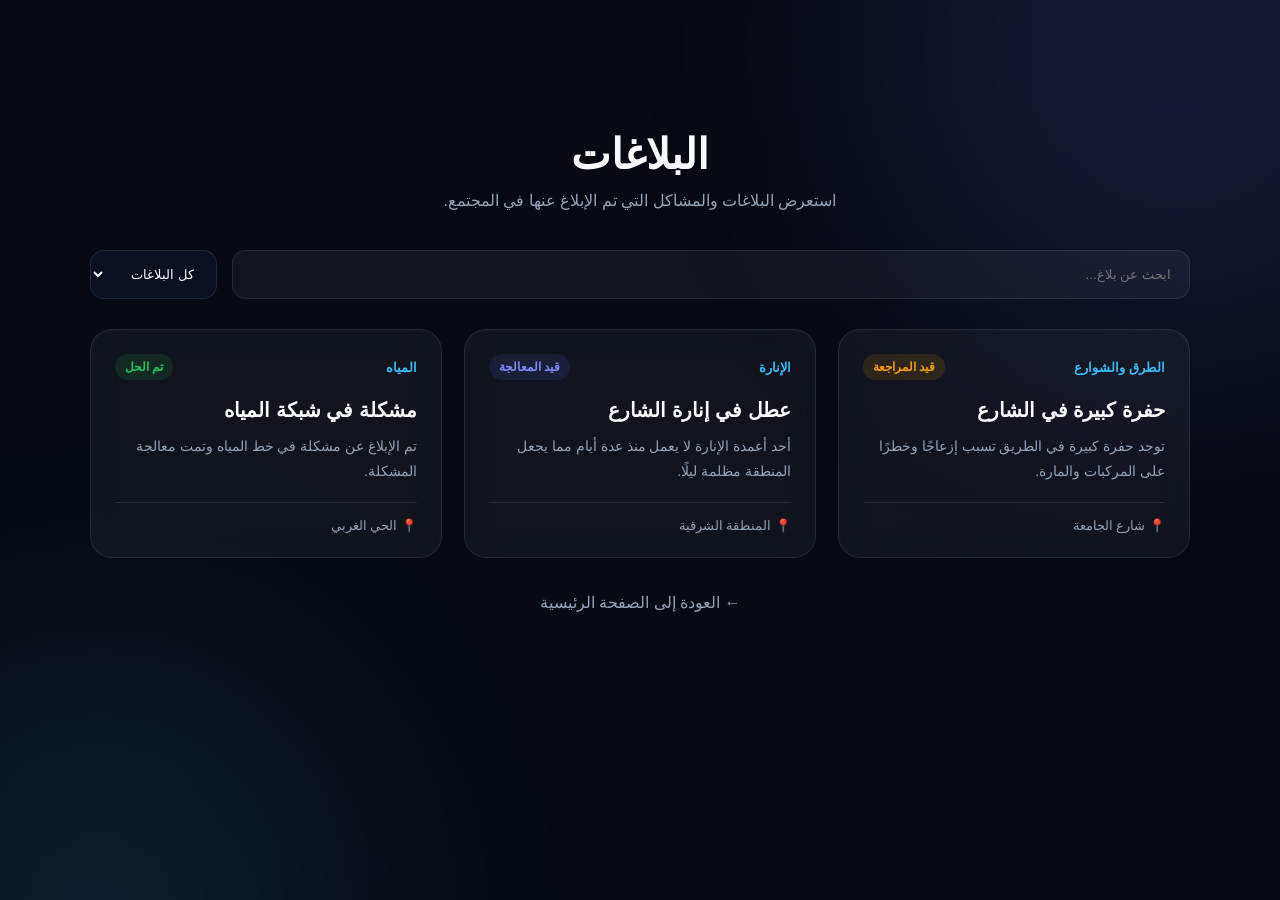
<file: reports.html>
<!DOCTYPE html>
<html lang="ar" dir="rtl">

<head>
    <meta charset="UTF-8">
    <meta name="viewport" content="width=device-width, initial-scale=1.0">

    <title>البلاغات | بلاغ</title>

    <link rel="stylesheet" href="style.css">

    <style>
        .reports-page {
            min-height: 100vh;
            padding: 130px 0 70px;
        }

        .reports-header {
            text-align: center;
            margin-bottom: 40px;
        }

        .reports-header h1 {
            font-size: 42px;
            margin-bottom: 12px;
        }

        .reports-header p {
            color: var(--muted);
        }

        .reports-tools {
            width: min(1100px, 92%);
            margin: auto auto 30px;
            display: flex;
            gap: 15px;
            flex-wrap: wrap;
        }

        .search-box {
            flex: 1;
            min-width: 250px;
            padding: 15px 18px;
            border-radius: 14px;
            border: 1px solid var(--border);
            background: var(--card);
            color: white;
            font-family: inherit;
            outline: none;
        }

        .filter-box {
            padding: 15px 18px;
            border-radius: 14px;
            border: 1px solid var(--border);
            background: #0b1020;
            color: white;
            font-family: inherit;
            outline: none;
        }

        .reports-grid {
            width: min(1100px, 92%);
            margin: auto;
            display: grid;
            grid-template-columns: repeat(3, 1fr);
            gap: 22px;
        }

        .report-card {
            background: var(--card);
            border: 1px solid var(--border);
            border-radius: var(--radius);
            padding: 24px;
            backdrop-filter: blur(18px);
            transition: 0.3s;
        }

        .report-card:hover {
            transform: translateY(-5px);
            background: var(--card-hover);
        }

        .report-top {
            display: flex;
            justify-content: space-between;
            align-items: center;
            margin-bottom: 18px;
        }

        .report-category {
            color: var(--cyan);
            font-size: 13px;
            font-weight: bold;
        }

        .status {
            padding: 6px 10px;
            border-radius: 20px;
            font-size: 12px;
            font-weight: bold;
        }

        .status.pending {
            background: rgba(245, 158, 11, 0.12);
            color: var(--orange);
        }

        .status.progress {
            background: rgba(99, 102, 241, 0.12);
            color: var(--primary-light);
        }

        .status.done {
            background: rgba(34, 197, 94, 0.12);
            color: var(--green);
        }

        .report-card h3 {
            margin-bottom: 12px;
            font-size: 20px;
        }

        .report-card p {
            color: var(--muted);
            line-height: 1.8;
            font-size: 14px;
        }

        .report-location {
            margin-top: 18px;
            padding-top: 15px;
            border-top: 1px solid var(--border);
            color: var(--muted);
            font-size: 13px;
        }

        .empty-state {
            display: none;
            text-align: center;
            color: var(--muted);
            padding: 50px;
        }

        .back-home {
            display: block;
            width: fit-content;
            margin: 35px auto 0;
            color: var(--muted);
        }

        .back-home:hover {
            color: white;
        }

        @media (max-width: 850px) {
            .reports-grid {
                grid-template-columns: repeat(2, 1fr);
            }
        }

        @media (max-width: 550px) {
            .reports-grid {
                grid-template-columns: 1fr;
            }

            .reports-header h1 {
                font-size: 30px;
            }
        }
    </style>
</head>

<body>

    <main class="reports-page">

        <div class="reports-header">
            <h1>البلاغات</h1>

            <p>
                استعرض البلاغات والمشاكل التي تم الإبلاغ عنها في المجتمع.
            </p>
        </div>

        <div class="reports-tools">

            <input
                type="text"
                id="searchInput"
                class="search-box"
                placeholder="ابحث عن بلاغ..."
            >

            <select id="filterInput" class="filter-box">

                <option value="all">كل البلاغات</option>

                <option value="pending">
                    قيد المراجعة
                </option>

                <option value="progress">
                    قيد المعالجة
                </option>

                <option value="done">
                    تم الحل
                </option>

            </select>

        </div>


        <section class="reports-grid" id="reportsGrid">

            <article class="report-card">

                <div class="report-top">

                    <span class="report-category">
                        الطرق والشوارع
                    </span>

                    <span class="status pending">
                        قيد المراجعة
                    </span>

                </div>

                <h3>
                    حفرة كبيرة في الشارع
                </h3>

                <p>
                    توجد حفرة كبيرة في الطريق تسبب إزعاجًا
                    وخطرًا على المركبات والمارة.
                </p>

                <div class="report-location">
                    📍 شارع الجامعة
                </div>

            </article>


            <article class="report-card">

                <div class="report-top">

                    <span class="report-category">
                        الإنارة
                    </span>

                    <span class="status progress">
                        قيد المعالجة
                    </span>

                </div>

                <h3>
                    عطل في إنارة الشارع
                </h3>

                <p>
                    أحد أعمدة الإنارة لا يعمل منذ عدة أيام
                    مما يجعل المنطقة مظلمة ليلًا.
                </p>

                <div class="report-location">
                    📍 المنطقة الشرقية
                </div>

            </article>


            <article class="report-card">

                <div class="report-top">

                    <span class="report-category">
                        المياه
                    </span>

                    <span class="status done">
                        تم الحل
                    </span>

                </div>

                <h3>
                    مشكلة في شبكة المياه
                </h3>

                <p>
                    تم الإبلاغ عن مشكلة في خط المياه
                    وتمت معالجة المشكلة.
                </p>

                <div class="report-location">
                    📍 الحي الغربي
                </div>

            </article>

        </section>


        <div class="empty-state" id="emptyState">
            لا توجد بلاغات مطابقة لعملية البحث.
        </div>


        <a href="index.html" class="back-home">
            ← العودة إلى الصفحة الرئيسية
        </a>

    </main>


    <script>

        const searchInput =
            document.getElementById("searchInput");

        const filterInput =
            document.getElementById("filterInput");

        const cards =
            document.querySelectorAll(".report-card");

        const emptyState =
            document.getElementById("emptyState");


        function filterReports() {

            const search =
                searchInput.value.toLowerCase();

            const filter =
                filterInput.value;

            let visible = 0;


            cards.forEach(card => {

                const text =
                    card.innerText.toLowerCase();

                const status =
                    card.querySelector(".status");


                let statusMatch = true;


                if (filter !== "all") {

                    statusMatch =
                        status.classList.contains(filter);

                }


                const searchMatch =
                    text.includes(search);


                if (statusMatch && searchMatch) {

                    card.style.display = "block";

                    visible++;

                } else {

                    card.style.display = "none";

                }

            });


            emptyState.style.display =
                visible === 0 ? "block" : "none";

        }


        searchInput.addEventListener(
            "input",
            filterReports
        );


        filterInput.addEventListener(
            "change",
            filterReports
        );

    </script>

</body>

</html>
</file>
<file: style.css>
/* =====================================================
           GLOBAL
        ===================================================== */

        * {
            margin: 0;
            padding: 0;
            box-sizing: border-box;
        }

        :root {

            --bg: #070a12;
            --bg-2: #0b1020;

            --card: rgba(255,255,255,0.045);
            --card-hover: rgba(255,255,255,0.075);

            --border: rgba(255,255,255,0.09);

            --primary: #6366f1;
            --primary-light: #818cf8;

            --cyan: #38bdf8;

            --green: #22c55e;
            --orange: #f59e0b;
            --red: #ef4444;

            --text: #f8fafc;
            --muted: #94a3b8;

            --radius: 22px;
        }

        html {
            scroll-behavior: smooth;
        }

        body {
            font-family: "Cairo", sans-serif;
            background: var(--bg);
            color: var(--text);
            overflow-x: hidden;
        }

        a {
            text-decoration: none;
            color: inherit;
        }

        button {
            font-family: inherit;
        }

        .container {
            width: min(1180px, 90%);
            margin: auto;
        }


        /* =====================================================
           BACKGROUND
        ===================================================== */

        body::before {
            content: "";

            position: fixed;

            width: 600px;
            height: 600px;

            top: -250px;
            right: -200px;

            background: rgba(99,102,241,0.15);

            filter: blur(120px);

            border-radius: 50%;

            pointer-events: none;

            z-index: -2;
        }

        body::after {
            content: "";

            position: fixed;

            width: 500px;
            height: 500px;

            bottom: -250px;
            left: -150px;

            background: rgba(56,189,248,0.10);

            filter: blur(120px);

            border-radius: 50%;

            pointer-events: none;

            z-index: -2;
        }


        /* =====================================================
           NAVBAR
        ===================================================== */

        .navbar {
            position: fixed;

            top: 0;
            right: 0;

            width: 100%;

            z-index: 1000;

            padding: 18px 0;

            transition: 0.3s;
        }

        .navbar.scrolled {
            background: rgba(7,10,18,0.75);

            backdrop-filter: blur(20px);

            border-bottom: 1px solid var(--border);
        }

        .nav-container {
            width: min(1180px, 90%);
            margin: auto;

            display: flex;

            align-items: center;

            justify-content: space-between;
        }

        .logo {
            display: flex;

            align-items: center;

            gap: 11px;

            font-size: 24px;

            font-weight: 900;
        }

        .logo-icon {
            width: 43px;
            height: 43px;

            border-radius: 14px;

            display: flex;

            align-items: center;

            justify-content: center;

            background:
                linear-gradient(
                    135deg,
                    var(--primary),
                    var(--cyan)
                );

            box-shadow:
                0 8px 30px rgba(99,102,241,0.35);

            font-size: 22px;
        }

        .logo span {
            color: var(--primary-light);
        }

        .nav-links {
            display: flex;

            align-items: center;

            gap: 32px;

            list-style: none;
        }

        .nav-links a {
            color: #cbd5e1;

            font-size: 14px;

            transition: 0.3s;
        }

        .nav-links a:hover {
            color: white;
        }

        .nav-actions {
            display: flex;

            align-items: center;

            gap: 12px;
        }

        .login-btn {
            color: #cbd5e1;

            padding: 10px 17px;

            font-size: 14px;
        }

        .nav-report-btn {
            padding: 11px 19px;

            border-radius: 12px;

            background:
                linear-gradient(
                    135deg,
                    var(--primary),
                    #4f46e5
                );

            font-size: 13px;

            font-weight: 700;

            box-shadow:
                0 8px 25px rgba(99,102,241,0.25);

            transition: 0.3s;
        }

        .nav-report-btn:hover {
            transform: translateY(-2px);

            box-shadow:
                0 12px 35px rgba(99,102,241,0.35);
        }


        /* =====================================================
           HERO
        ===================================================== */

        .hero {
            min-height: 900px;

            padding-top: 150px;

            position: relative;

            display: flex;

            align-items: center;

            overflow: hidden;
        }

        .hero-grid {
            position: absolute;

            inset: 0;

            opacity: 0.17;

            background-image:
                linear-gradient(
                    rgba(255,255,255,0.035) 1px,
                    transparent 1px
                ),
                linear-gradient(
                    90deg,
                    rgba(255,255,255,0.035) 1px,
                    transparent 1px
                );

            background-size: 70px 70px;

            mask-image:
                radial-gradient(
                    ellipse at center,
                    black 20%,
                    transparent 75%
                );
        }

        .hero-container {
            width: min(1180px, 90%);

            margin: auto;

            display: grid;

            grid-template-columns: 1.05fr 0.95fr;

            gap: 70px;

            align-items: center;

            position: relative;

            z-index: 2;
        }

        .hero-content {
            animation: heroIn 1s ease forwards;
        }

        @keyframes heroIn {

            from {
                opacity: 0;
                transform: translateY(30px);
            }

            to {
                opacity: 1;
                transform: translateY(0);
            }

        }

        .hero-badge {
            display: inline-flex;

            align-items: center;

            gap: 9px;

            padding: 8px 14px;

            border-radius: 50px;

            border: 1px solid rgba(129,140,248,0.25);

            background:
                rgba(99,102,241,0.08);

            color: #c7d2fe;

            font-size: 12px;

            margin-bottom: 24px;
        }

        .live-dot {
            width: 7px;
            height: 7px;

            border-radius: 50%;

            background: #22c55e;

            box-shadow:
                0 0 0 5px rgba(34,197,94,0.10);

            animation: pulse 2s infinite;
        }

        @keyframes pulse {

            0%,100% {
                opacity: 1;
            }

            50% {
                opacity: 0.4;
            }

        }

        .hero h1 {
            font-size: clamp(48px, 6vw, 78px);

            line-height: 1.12;

            font-weight: 900;

            letter-spacing: -2px;

            margin-bottom: 25px;
        }

        .gradient-text {
            background:
                linear-gradient(
                    90deg,
                    #818cf8,
                    #38bdf8
                );

            -webkit-background-clip: text;

            background-clip: text;

            color: transparent;
        }

        .hero-description {
            color: var(--muted);

            font-size: 17px;

            line-height: 2;

            max-width: 600px;

            margin-bottom: 34px;
        }

        .hero-buttons {
            display: flex;

            gap: 13px;

            flex-wrap: wrap;

            margin-bottom: 35px;
        }

        .btn {
            display: inline-flex;

            align-items: center;

            justify-content: center;

            gap: 9px;

            padding: 14px 23px;

            border-radius: 13px;

            font-size: 14px;

            font-weight: 700;

            transition: 0.3s;

            cursor: pointer;
        }

        .btn-primary {
            background:
                linear-gradient(
                    135deg,
                    #6366f1,
                    #4f46e5
                );

            box-shadow:
                0 12px 35px rgba(99,102,241,0.25);
        }

        .btn-primary:hover {
            transform: translateY(-3px);

            box-shadow:
                0 18px 45px rgba(99,102,241,0.35);
        }

        .btn-secondary {
            border: 1px solid var(--border);

            background: rgba(255,255,255,0.035);

            color: #dbeafe;
        }

        .btn-secondary:hover {
            background: rgba(255,255,255,0.07);

            transform: translateY(-3px);
        }

        .trust-row {
            display: flex;

            align-items: center;

            gap: 15px;

            color: #64748b;

            font-size: 12px;
        }

        .avatars {
            display: flex;

            direction: ltr;
        }

        .avatar {
            width: 30px;
            height: 30px;

            border-radius: 50%;

            border: 2px solid var(--bg);

            background:
                linear-gradient(
                    135deg,
                    #6366f1,
                    #38bdf8
                );

            margin-left: -7px;
        }


        /* =====================================================
           HERO DASHBOARD
        ===================================================== */

        .dashboard-wrapper {
            position: relative;

            animation: float 5s ease-in-out infinite;
        }

        @keyframes float {

            0%,100% {
                transform: translateY(0);
            }

            50% {
                transform: translateY(-12px);
            }

        }

        .dashboard {
            padding: 20px;

            border-radius: 28px;

            background:
                linear-gradient(
                    145deg,
                    rgba(255,255,255,0.08),
                    rgba(255,255,255,0.025)
                );

            border: 1px solid rgba(255,255,255,0.12);

            backdrop-filter: blur(25px);

            box-shadow:
                0 40px 100px rgba(0,0,0,0.45);

            position: relative;

            overflow: hidden;
        }

        .dashboard::before {
            content: "";

            position: absolute;

            width: 250px;
            height: 250px;

            background: rgba(99,102,241,0.12);

            filter: blur(70px);

            top: -100px;
            right: -100px;
        }

        .dash-top {
            display: flex;

            justify-content: space-between;

            align-items: center;

            padding-bottom: 18px;

            border-bottom: 1px solid var(--border);

            margin-bottom: 18px;
        }

        .dash-title {
            font-size: 14px;

            font-weight: 800;
        }

        .dash-menu {
            display: flex;

            gap: 5px;
        }

        .dash-menu span {
            width: 5px;
            height: 5px;

            border-radius: 50%;

            background: #64748b;
        }

        .dash-stat-grid {
            display: grid;

            grid-template-columns: repeat(2,1fr);

            gap: 12px;

            margin-bottom: 15px;
        }

        .mini-stat {
            padding: 17px;

            background: rgba(255,255,255,0.04);

            border: 1px solid rgba(255,255,255,0.06);

            border-radius: 17px;
        }

        .mini-stat small {
            color: #64748b;

            font-size: 10px;
        }

        .mini-stat strong {
            display: block;

            font-size: 25px;

            margin-top: 4px;
        }

        .mini-stat .blue {
            color: #818cf8;
        }

        .mini-stat .green {
            color: #4ade80;
        }

        .report-list {
            display: flex;

            flex-direction: column;

            gap: 9px;
        }

        .report-item {
            display: flex;

            align-items: center;

            justify-content: space-between;

            padding: 13px;

            border-radius: 14px;

            background: rgba(255,255,255,0.035);

            border: 1px solid rgba(255,255,255,0.055);
        }

        .report-info {
            display: flex;

            align-items: center;

            gap: 11px;
        }

        .report-icon {
            width: 37px;
            height: 37px;

            border-radius: 11px;

            display: flex;

            align-items: center;

            justify-content: center;

            background: rgba(99,102,241,0.12);

            color: #818cf8;

            font-size: 16px;
        }

        .report-info strong {
            display: block;

            font-size: 12px;
        }

        .report-info small {
            color: #64748b;

            font-size: 9px;
        }

        .status {
            padding: 5px 9px;

            border-radius: 20px;

            font-size: 8px;

            font-weight: 700;
        }

        .status.green {
            background: rgba(34,197,94,0.10);

            color: #4ade80;
        }

        .status.orange {
            background: rgba(245,158,11,0.10);

            color: #fbbf24;
        }

        .status.blue {
            background: rgba(56,189,248,0.10);

            color: #38bdf8;
        }


        /* =====================================================
           FLOATING CARDS
        ===================================================== */

        .floating-card {
            position: absolute;

            background:
                rgba(15,23,42,0.85);

            border: 1px solid var(--border);

            backdrop-filter: blur(15px);

            border-radius: 17px;

            padding: 13px 15px;

            box-shadow:
                0 20px 50px rgba(0,0,0,0.3);
        }

        .floating-card.one {
            top: 70px;

            right: -45px;
        }

        .floating-card.two {
            bottom: 60px;

            left: -45px;
        }

        .floating-title {
            font-size: 9px;

            color: #64748b;

            margin-bottom: 4px;
        }

        .floating-number {
            font-size: 19px;

            font-weight: 800;
        }


        /* =====================================================
           STATS
        ===================================================== */

        .stats-section {
            padding: 30px 0 90px;
        }

        .stats-grid {
            display: grid;

            grid-template-columns:
                repeat(4,1fr);

            gap: 15px;
        }

        .stat-card {
            padding: 25px;

            border-radius: 20px;

            background: var(--card);

            border: 1px solid var(--border);

            text-align: center;

            transition: 0.3s;
        }

        .stat-card:hover {
            transform: translateY(-6px);

            background: var(--card-hover);
        }

        .stat-number {
            font-size: 34px;

            font-weight: 900;

            background:
                linear-gradient(
                    135deg,
                    #818cf8,
                    #38bdf8
                );

            -webkit-background-clip: text;

            color: transparent;
        }

        .stat-label {
            color: #64748b;

            font-size: 12px;

            margin-top: 3px;
        }


        /* =====================================================
           SECTION HEADER
        ===================================================== */

        .section {
            padding: 100px 0;
        }

        .section-header {
            display: flex;

            align-items: end;

            justify-content: space-between;

            margin-bottom: 40px;
        }

        .section-title h2 {
            font-size: 36px;

            font-weight: 900;

            margin-bottom: 10px;
        }

        .section-title h2 span {
            color: #818cf8;
        }

        .section-title p {
            color: #64748b;

            font-size: 14px;
        }

        .view-all {
            color: #818cf8;

            font-size: 13px;

            font-weight: 700;
        }


        /* =====================================================
           REPORTS
        ===================================================== */

        .reports-section {
            background:
                linear-gradient(
                    180deg,
                    transparent,
                    rgba(99,102,241,0.025)
                );
        }

        .reports-grid {
            display: grid;

            grid-template-columns:
                repeat(3,1fr);

            gap: 20px;
        }

        .report-card {
            overflow: hidden;

            border-radius: 22px;

            background: var(--card);

            border: 1px solid var(--border);

            transition: 0.35s;
        }

        .report-card:hover {
            transform: translateY(-8px);

            border-color:
                rgba(129,140,248,0.3);

            box-shadow:
                0 25px 60px rgba(0,0,0,0.25);
        }

        .report-image {
            height: 180px;

            position: relative;

            overflow: hidden;

            background:
                linear-gradient(
                    135deg,
                    #1e293b,
                    #0f172a
                );
        }

        .report-image::after {
            content: "بلاغ";

            position: absolute;

            top: 15px;
            right: 15px;

            padding: 5px 10px;

            background:
                rgba(7,10,18,0.7);

            backdrop-filter: blur(10px);

            border-radius: 20px;

            font-size: 9px;

            color: white;
        }

        .image-pattern {
            width: 100%;
            height: 100%;

            display: flex;

            align-items: center;

            justify-content: center;

            font-size: 50px;

            background:
                radial-gradient(
                    circle at center,
                    rgba(99,102,241,0.25),
                    transparent 60%
                );
        }

        .report-content {
            padding: 20px;
        }

        .report-meta {
            display: flex;

            align-items: center;

            justify-content: space-between;

            margin-bottom: 10px;
        }

        .category {
            color: #818cf8;

            font-size: 10px;

            font-weight: 700;
        }

        .time {
            color: #475569;

            font-size: 9px;
        }

        .report-content h3 {
            font-size: 16px;

            margin-bottom: 8px;
        }

        .report-content p {
            color: #64748b;

            font-size: 12px;

            line-height: 1.8;

            margin-bottom: 17px;
        }

        .report-bottom {
            display: flex;

            justify-content: space-between;

            align-items: center;

            padding-top: 14px;

            border-top: 1px solid var(--border);
        }

        .location {
            color: #64748b;

            font-size: 10px;
        }


        /* =====================================================
           HOW IT WORKS
        ===================================================== */

        .how-section {
            position: relative;
        }

        .steps {
            display: grid;

            grid-template-columns:
                repeat(4,1fr);

            gap: 18px;

            position: relative;
        }

        .steps::before {
            content: "";

            position: absolute;

            top: 42px;

            left: 12%;

            right: 12%;

            height: 1px;

            background:
                linear-gradient(
                    90deg,
                    transparent,
                    rgba(129,140,248,0.4),
                    transparent
                );
        }

        .step {
            position: relative;

            text-align: center;

            z-index: 2;
        }

        .step-number {
            width: 65px;
            height: 65px;

            margin: auto auto 20px;

            border-radius: 20px;

            display: flex;

            align-items: center;

            justify-content: center;

            background:
                #0d1424;

            border: 1px solid rgba(129,140,248,0.25);

            color: #818cf8;

            font-size: 19px;

            font-weight: 900;

            box-shadow:
                0 10px 30px rgba(0,0,0,0.25);
        }

        .step h3 {
            font-size: 15px;

            margin-bottom: 9px;
        }

        .step p {
            color: #64748b;

            font-size: 11px;

            line-height: 1.8;
        }


        /* =====================================================
           MAP SECTION
        ===================================================== */

        .map-section {
            padding: 100px 0;
        }

        .map-container {
            min-height: 420px;

            border-radius: 28px;

            overflow: hidden;

            position: relative;

            border: 1px solid var(--border);

            background:
                linear-gradient(
                    135deg,
                    #0c1525,
                    #111827
                );

            box-shadow:
                0 30px 80px rgba(0,0,0,0.25);
        }

        .map-grid {
            position: absolute;

            inset: 0;

            opacity: 0.25;

            background-image:
                linear-gradient(
                    45deg,
                    rgba(255,255,255,0.04) 25%,
                    transparent 25%
                ),
                linear-gradient(
                    -45deg,
                    rgba(255,255,255,0.04) 25%,
                    transparent 25%
                );

            background-size: 70px 70px;
        }

        .map-info {
            position: absolute;

            top: 35px;
            right: 35px;

            width: 300px;

            padding: 25px;

            border-radius: 20px;

            background:
                rgba(7,10,18,0.8);

            border: 1px solid var(--border);

            backdrop-filter: blur(18px);
        }

        .map-info h3 {
            font-size: 20px;

            margin-bottom: 9px;
        }

        .map-info p {
            color: #64748b;

            font-size: 12px;

            line-height: 1.8;

            margin-bottom: 20px;
        }

        .map-pin {
            position: absolute;

            width: 18px;
            height: 18px;

            border-radius: 50%;

            background: #818cf8;

            border: 4px solid rgba(129,140,248,0.2);

            box-shadow:
                0 0 0 8px rgba(129,140,248,0.08);

            animation: pinPulse 2s infinite;
        }

        @keyframes pinPulse {

            0%,100% {
                box-shadow:
                    0 0 0 7px
                    rgba(129,140,248,0.08);
            }

            50% {
                box-shadow:
                    0 0 0 14px
                    rgba(129,140,248,0.02);
            }

        }

        .pin-1 {
            top: 30%;
            left: 30%;
        }

        .pin-2 {
            top: 55%;
            left: 48%;
        }

        .pin-3 {
            top: 38%;
            left: 65%;
        }

        .pin-4 {
            top: 70%;
            left: 25%;
        }


        /* =====================================================
           CTA
        ===================================================== */

        .cta-section {
            padding: 30px 0 100px;
        }

        .cta {
            position: relative;

            overflow: hidden;

            border-radius: 30px;

            padding: 70px 50px;

            text-align: center;

            background:
                linear-gradient(
                    135deg,
                    rgba(99,102,241,0.18),
                    rgba(56,189,248,0.08)
                );

            border: 1px solid rgba(129,140,248,0.2);
        }

        .cta::before {
            content: "";

            position: absolute;

            width: 300px;
            height: 300px;

            border-radius: 50%;

            background: rgba(99,102,241,0.18);

            filter: blur(80px);

            top: -150px;
            right: -100px;
        }

        .cta h2 {
            position: relative;

            font-size: 38px;

            font-weight: 900;

            margin-bottom: 13px;
        }

        .cta p {
            position: relative;

            color: #94a3b8;

            font-size: 14px;

            max-width: 600px;

            margin: 0 auto 28px;

            line-height: 1.9;
        }


        /* =====================================================
           FOOTER
        ===================================================== */

        footer {
            border-top: 1px solid var(--border);

            background: #05070d;

            padding: 65px 0 25px;
        }

        .footer-grid {
            display: grid;

            grid-template-columns:
                1.5fr 1fr 1fr 1fr;

            gap: 50px;

            padding-bottom: 50px;
        }

        .footer-brand p {
            color: #64748b;

            font-size: 12px;

            line-height: 2;

            max-width: 330px;

            margin-top: 15px;
        }

        .footer-column h4 {
            font-size: 13px;

            margin-bottom: 17px;
        }

        .footer-column a {
            display: block;

            color: #64748b;

            font-size: 11px;

            margin-bottom: 10px;

            transition: 0.3s;
        }

        .footer-column a:hover {
            color: #818cf8;
        }

        .footer-bottom {
            padding-top: 20px;

            border-top: 1px solid var(--border);

            display: flex;

            justify-content: space-between;

            color: #475569;

            font-size: 10px;
        }


        /* =====================================================
           MOBILE
        ===================================================== */

        .mobile-menu {
            display: none;

            width: 42px;
            height: 42px;

            border-radius: 12px;

            border: 1px solid var(--border);

            background: rgba(255,255,255,0.04);

            color: white;

            cursor: pointer;

            align-items: center;

            justify-content: center;

            font-size: 20px;
        }

        @media(max-width: 1000px) {

            .hero-container {
                grid-template-columns: 1fr;

                text-align: center;
            }

            .hero-content {
                max-width: 750px;

                margin: auto;
            }

            .hero-buttons,
            .trust-row {
                justify-content: center;
            }

            .dashboard-wrapper {
                max-width: 600px;

                width: 100%;

                margin: auto;
            }

            .stats-grid {
                grid-template-columns:
                    repeat(2,1fr);
            }

            .reports-grid {
                grid-template-columns:
                    repeat(2,1fr);
            }

            .steps {
                grid-template-columns:
                    repeat(2,1fr);

                gap: 40px;
            }

            .steps::before {
                display: none;
            }

            .footer-grid {
                grid-template-columns:
                    repeat(2,1fr);
            }

        }


        @media(max-width: 700px) {

            .nav-links,
            .login-btn {
                display: none;
            }

            .mobile-menu {
                display: flex;
            }

            .hero {
                padding-top: 125px;

                min-height: auto;

                padding-bottom: 80px;
            }

            .hero h1 {
                font-size: 44px;

                letter-spacing: -1px;
            }

            .hero-description {
                font-size: 14px;
            }

            .dashboard {
                padding: 13px;
            }

            .floating-card {
                display: none;
            }

            .stats-grid,
            .reports-grid,
            .steps {
                grid-template-columns: 1fr;
            }

            .section {
                padding: 75px 0;
            }

            .section-header {
                display: block;
            }

            .view-all {
                display: inline-block;

                margin-top: 15px;
            }

            .section-title h2 {
                font-size: 28px;
            }

            .map-info {
                right: 15px;

                left: 15px;

                width: auto;

                top: 15px;
            }

            .cta {
                padding: 55px 20px;
            }

            .cta h2 {
                font-size: 28px;
            }

            .footer-grid {
                grid-template-columns: 1fr;

                gap: 30px;
            }

            .footer-bottom {
                flex-direction: column;

                gap: 10px;

                text-align: center;
            }

        }
</file>
